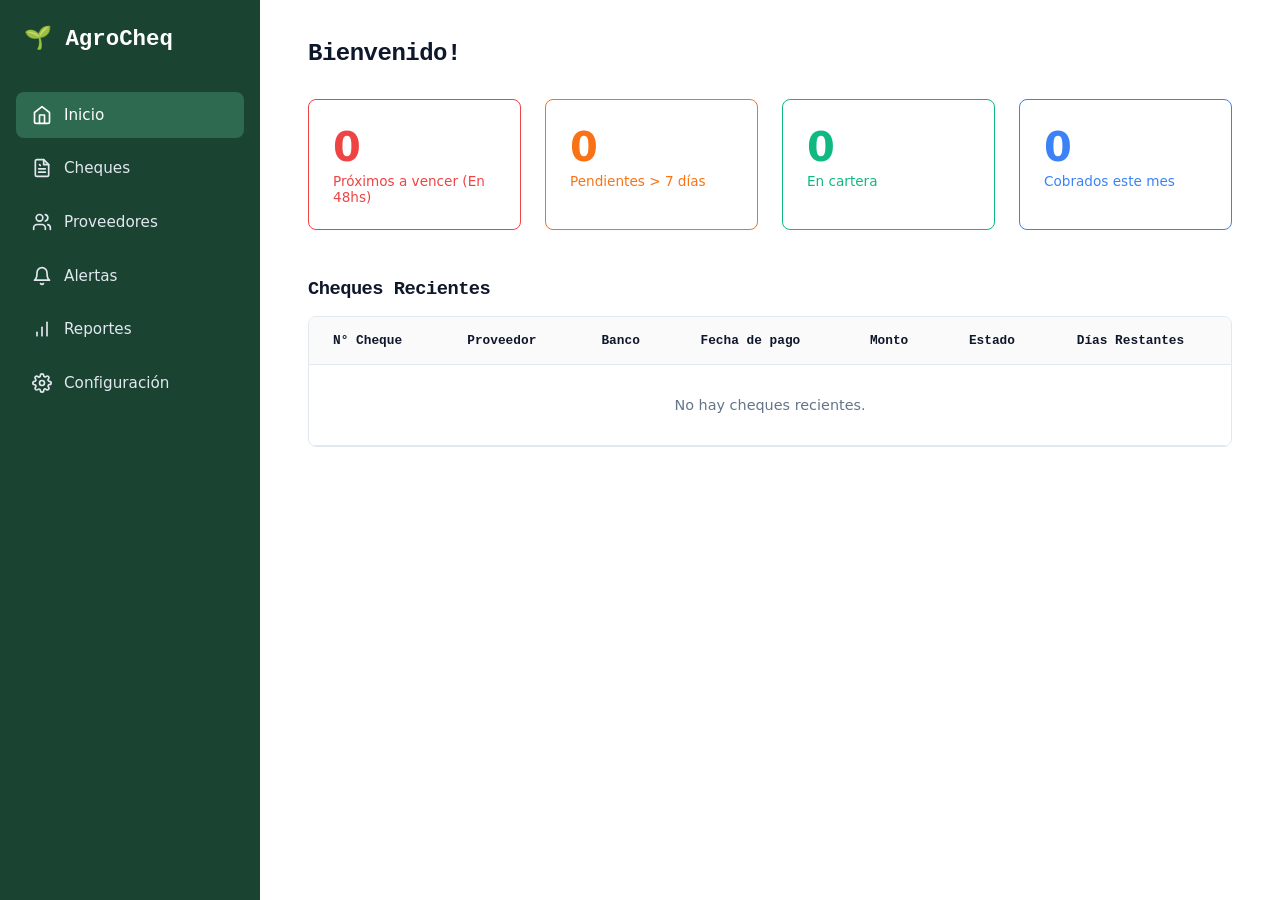
<file: index.html>
<!DOCTYPE html>
<html lang="es">
<head>
    <meta charset="UTF-8">
    <meta name="viewport" content="width=device-width, initial-scale=1.0">
    <title>Inicio - AgroCheq</title>
    <link rel="stylesheet" href="css/styles.css">
</head>
<body>
    <div class="contenedor-app">
        <nav class="sidebar">
            <h1>🌱 AgroCheq</h1>
            <ul>
                <li><a href="index.html" class="activo"><svg viewBox="0 0 24 24"><path d="m3 9 9-7 9 7v11a2 2 0 0 1-2 2H5a2 2 0 0 1-2-2z"></path><polyline points="9 22 9 12 15 12 15 22"></polyline></svg>Inicio</a></li>
                <li><a href="cheques.html"><svg viewBox="0 0 24 24"><path d="M14 2H6a2 2 0 0 0-2 2v16a2 2 0 0 0 2 2h12a2 2 0 0 0 2-2V8z"></path><polyline points="14 2 14 8 20 8"></polyline><line x1="16" y1="13" x2="8" y2="13"></line><line x1="16" y1="17" x2="8" y2="17"></line><polyline points="10 9 9 8 9"></polyline></svg>Cheques</a></li>
                <li><a href="proveedores.html"><svg viewBox="0 0 24 24"><path d="M16 21v-2a4 4 0 0 0-4-4H6a4 4 0 0 0-4 4v2"></path><circle cx="9" cy="7" r="4"></circle><path d="M22 21v-2a4 4 0 0 0-3-3.87"></path><path d="M16 3.13a4 4 0 0 1 0 7.75"></path></svg>Proveedores</a></li>
                <li><a href="alertas.html"><svg viewBox="0 0 24 24"><path d="M18 8A6 6 0 0 0 6 8c0 7-3 9-3 9h18s-3-2-3-9"></path><path d="M13.73 21a2 2 0 0 1-3.46 0"></path></svg>Alertas</a></li>
                <li><a href="reportes.html"><svg viewBox="0 0 24 24"><line x1="12" y1="20" x2="12" y2="10"></line><line x1="18" y1="20" x2="18" y2="4"></line><line x1="6" y1="20" x2="6" y2="16"></line></svg>Reportes</a></li>
                <li><a href="configuracion.html"><svg viewBox="0 0 24 24"><circle cx="12" cy="12" r="3"></circle><path d="M19.4 15a1.65 1.65 0 0 0 .33 1.82l.06.06a2 2 0 0 1 0 2.83 2 2 0 0 1-2.83 0l-.06-.06a1.65 1.65 0 0 0-1.82-.33 1.65 1.65 0 0 0-1 1.51V21a2 2 0 0 1-2 2 2 2 0 0 1-2-2v-.09A1.65 1.65 0 0 0 9 19.4a1.65 1.65 0 0 0-1.82.33l-.06.06a2 2 0 0 1-2.83 0 2 2 0 0 1 0-2.83l.06-.06a1.65 1.65 0 0 0 .33-1.82 1.65 1.65 0 0 0-1.51-1H3a2 2 0 0 1-2-2 2 2 0 0 1 2-2h.09A1.65 1.65 0 0 0 4.6 9a1.65 1.65 0 0 0-.33-1.82l-.06-.06a2 2 0 0 1 0-2.83 2 2 0 0 1 2.83 0l.06.06a1.65 1.65 0 0 0 1.82.33H9a1.65 1.65 0 0 0 1-1.51V3a2 2 0 0 1 2-2 2 2 0 0 1 2 2v.09a1.65 1.65 0 0 0 1 1.51 1.65 1.65 0 0 0 1.82-.33l.06-.06a2 2 0 0 1 2.83 0 2 2 0 0 1 0 2.83l-.06.06a1.65 1.65 0 0 0-.33 1.82V9a1.65 1.65 0 0 0 1.51 1H21a2 2 0 0 1 2 2 2 2 0 0 1-2 2h-.09a1.65 1.65 0 0 0-1.51 1z"></path></svg>Configuración</a></li>
            </ul>
        </nav>

        <main class="contenido-principal">
            <header>
                <h2 class="titulo-mono">Bienvenido!</h2>
            </header>

            <section class="contenedor-tarjetas">
                <article class="tarjeta-resumen borde-rojo">
                    <h3 id="resumen-vencer">0</h3><p>Próximos a vencer (En 48hs)</p>
                </article>
                <article class="tarjeta-resumen borde-naranja">
                    <h3 id="resumen-pendientes">0</h3><p>Pendientes > 7 días</p>
                </article>
                <article class="tarjeta-resumen borde-verde">
                    <h3 id="resumen-cartera">0</h3><p>En cartera</p>
                </article>
                <article class="tarjeta-resumen borde-azul">
                    <h3 id="resumen-cobrados">0</h3><p>Cobrados este mes</p>
                </article>
            </section>

            <section>
                <h3 class="titulo-mono" style="margin-bottom: 1rem;">Cheques Recientes</h3>
                <div class="contenedor-tabla">
                    <table>
                        <thead>
                            <tr>
                                <th>N° Cheque</th>
                                <th>Proveedor</th>
                                <th>Banco</th>
                                <th>Fecha de pago</th>
                                <th>Monto</th>
                                <th>Estado</th>
                                <th>Días Restantes</th>
                            </tr>
                        </thead>
                        <tbody id="tabla-cheques-inicio">
                            <!-- El JS llenará esto con los últimos cheques -->
                        </tbody>
                    </table>
                </div>
            </section>
        </main>
    </div>
    
    <script src="js/main.js"></script>
</body>
</html>
</file>
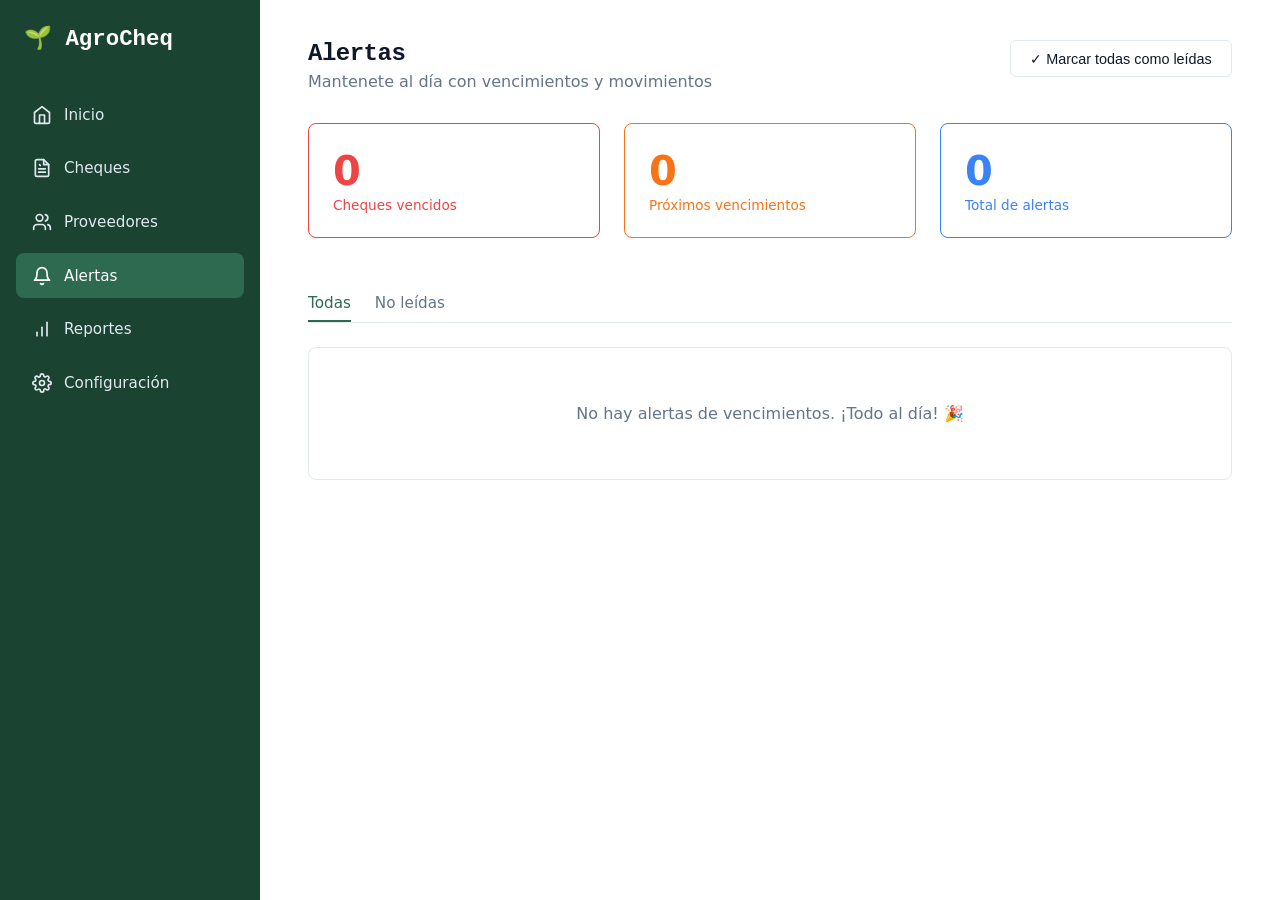
<file: alertas.html>
<!DOCTYPE html>
<html lang="es">
<head>
    <meta charset="UTF-8">
    <meta name="viewport" content="width=device-width, initial-scale=1.0">
    <title>Alertas - AgroCheq</title>
    <link rel="stylesheet" href="css/styles.css">
</head>
<body>
    <div class="contenedor-app">
        <!-- COPIA AQUÍ EL MISMO <nav class="sidebar"> DEL PASO 2, PERO PONLE class="activo" A ALERTAS -->
       <nav class="sidebar">
            <h1>🌱 AgroCheq</h1>
            <ul>
                <li><a href="index.html"><svg viewBox="0 0 24 24"><path d="m3 9 9-7 9 7v11a2 2 0 0 1-2 2H5a2 2 0 0 1-2-2z"></path><polyline points="9 22 9 12 15 12 15 22"></polyline></svg>Inicio</a></li>
                <li><a href="cheques.html"><svg viewBox="0 0 24 24"><path d="M14 2H6a2 2 0 0 0-2 2v16a2 2 0 0 0 2 2h12a2 2 0 0 0 2-2V8z"></path><polyline points="14 2 14 8 20 8"></polyline><line x1="16" y1="13" x2="8" y2="13"></line><line x1="16" y1="17" x2="8" y2="17"></line><polyline points="10 9 9 8 9"></polyline></svg>Cheques</a></li>
                <li><a href="proveedores.html"><svg viewBox="0 0 24 24"><path d="M16 21v-2a4 4 0 0 0-4-4H6a4 4 0 0 0-4 4v2"></path><circle cx="9" cy="7" r="4"></circle><path d="M22 21v-2a4 4 0 0 0-3-3.87"></path><path d="M16 3.13a4 4 0 0 1 0 7.75"></path></svg>Proveedores</a></li>
                <li><a href="alertas.html" class="activo"><svg viewBox="0 0 24 24"><path d="M18 8A6 6 0 0 0 6 8c0 7-3 9-3 9h18s-3-2-3-9"></path><path d="M13.73 21a2 2 0 0 1-3.46 0"></path></svg>Alertas</a></li>
                <li><a href="reportes.html"><svg viewBox="0 0 24 24"><line x1="12" y1="20" x2="12" y2="10"></line><line x1="18" y1="20" x2="18" y2="4"></line><line x1="6" y1="20" x2="6" y2="16"></line></svg>Reportes</a></li>
                <li><a href="configuracion.html"><svg viewBox="0 0 24 24"><circle cx="12" cy="12" r="3"></circle><path d="M19.4 15a1.65 1.65 0 0 0 .33 1.82l.06.06a2 2 0 0 1 0 2.83 2 2 0 0 1-2.83 0l-.06-.06a1.65 1.65 0 0 0-1.82-.33 1.65 1.65 0 0 0-1 1.51V21a2 2 0 0 1-2 2 2 2 0 0 1-2-2v-.09A1.65 1.65 0 0 0 9 19.4a1.65 1.65 0 0 0-1.82.33l-.06.06a2 2 0 0 1-2.83 0 2 2 0 0 1 0-2.83l.06-.06a1.65 1.65 0 0 0 .33-1.82 1.65 1.65 0 0 0-1.51-1H3a2 2 0 0 1-2-2 2 2 0 0 1 2-2h.09A1.65 1.65 0 0 0 4.6 9a1.65 1.65 0 0 0-.33-1.82l-.06-.06a2 2 0 0 1 0-2.83 2 2 0 0 1 2.83 0l.06.06a1.65 1.65 0 0 0 1.82.33H9a1.65 1.65 0 0 0 1-1.51V3a2 2 0 0 1 2-2 2 2 0 0 1 2 2v.09a1.65 1.65 0 0 0 1 1.51 1.65 1.65 0 0 0 1.82-.33l.06-.06a2 2 0 0 1 2.83 0 2 2 0 0 1 0 2.83l-.06.06a1.65 1.65 0 0 0-.33 1.82V9a1.65 1.65 0 0 0 1.51 1H21a2 2 0 0 1 2 2 2 2 0 0 1-2 2h-.09a1.65 1.65 0 0 0-1.51 1z"></path></svg>Configuración</a></li>
            </ul>
        </nav>

        <main class="contenido-principal">
            <header>
                <div>
                    <h2 class="titulo-mono">Alertas</h2>
                    <p style="color: var(--texto-secundario); margin-top: 5px;">Mantenete al día con vencimientos y movimientos</p>
                </div>
                <button id="btn-marcar-leidas" class="btn-primario" style="background: white; color: var(--texto-principal); border: 1px solid var(--borde-suave);">✓ Marcar todas como leídas</button>
            </header>

            <section class="contenedor-tarjetas">
                <article class="tarjeta-resumen borde-rojo">
                    <h3 id="alerta-vencidos">0</h3><p>Cheques vencidos</p>
                </article>
                <article class="tarjeta-resumen borde-naranja">
                    <h3 id="alerta-prox">0</h3><p>Próximos vencimientos</p>
                </article>
                <article class="tarjeta-resumen borde-azul">
                    <h3 id="alerta-total">0</h3><p>Total de alertas</p>
                </article>
            </section>

            <div class="tabs">
                <div class="tab activa">Todas</div>
                <div class="tab">No leídas</div>
            </div>

            <section class="contenedor-tabla" style="padding: 1.5rem;" id="lista-alertas">
                <!-- El JavaScript inyectará los mensajes automáticos acá -->
            </section>
        </main>
    </div>
    
    <!-- Conectamos el JavaScript -->
    <script src="js/main.js"></script>
</body>
</html>
</file>
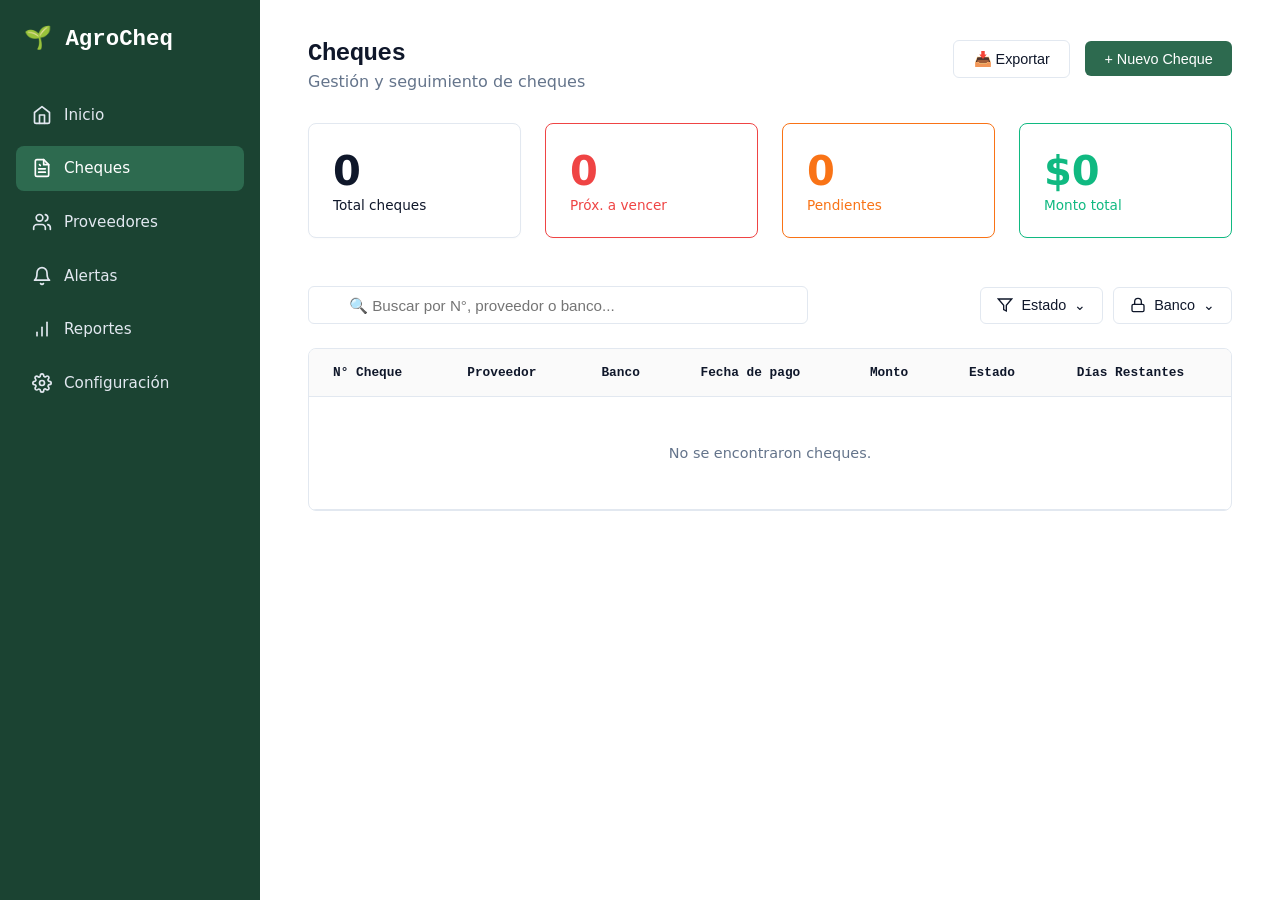
<file: cheques.html>
<!DOCTYPE html>
<html lang="es">
<head>
    <meta charset="UTF-8">
    <meta name="viewport" content="width=device-width, initial-scale=1.0">
    <title>Cheques - AgroCheq</title>
    <link rel="stylesheet" href="css/styles.css">
</head>
<body>
    <div class="contenedor-app">
        <nav class="sidebar">
            <h1>🌱 AgroCheq</h1>
            <ul>
                <li><a href="index.html"><svg viewBox="0 0 24 24"><path d="m3 9 9-7 9 7v11a2 2 0 0 1-2 2H5a2 2 0 0 1-2-2z"></path><polyline points="9 22 9 12 15 12 15 22"></polyline></svg>Inicio</a></li>
                <li><a href="cheques.html" class="activo"><svg viewBox="0 0 24 24"><path d="M14 2H6a2 2 0 0 0-2 2v16a2 2 0 0 0 2 2h12a2 2 0 0 0 2-2V8z"></path><polyline points="14 2 14 8 20 8"></polyline><line x1="16" y1="13" x2="8" y2="13"></line><line x1="16" y1="17" x2="8" y2="17"></line><polyline points="10 9 9 8 9"></polyline></svg>Cheques</a></li>
                <li><a href="proveedores.html"><svg viewBox="0 0 24 24"><path d="M16 21v-2a4 4 0 0 0-4-4H6a4 4 0 0 0-4 4v2"></path><circle cx="9" cy="7" r="4"></circle><path d="M22 21v-2a4 4 0 0 0-3-3.87"></path><path d="M16 3.13a4 4 0 0 1 0 7.75"></path></svg>Proveedores</a></li>
                <li><a href="alertas.html"><svg viewBox="0 0 24 24"><path d="M18 8A6 6 0 0 0 6 8c0 7-3 9-3 9h18s-3-2-3-9"></path><path d="M13.73 21a2 2 0 0 1-3.46 0"></path></svg>Alertas</a></li>
                <li><a href="reportes.html"><svg viewBox="0 0 24 24"><line x1="12" y1="20" x2="12" y2="10"></line><line x1="18" y1="20" x2="18" y2="4"></line><line x1="6" y1="20" x2="6" y2="16"></line></svg>Reportes</a></li>
                <li><a href="configuracion.html"><svg viewBox="0 0 24 24"><circle cx="12" cy="12" r="3"></circle><path d="M19.4 15a1.65 1.65 0 0 0 .33 1.82l.06.06a2 2 0 0 1 0 2.83 2 2 0 0 1-2.83 0l-.06-.06a1.65 1.65 0 0 0-1.82-.33 1.65 1.65 0 0 0-1 1.51V21a2 2 0 0 1-2 2 2 2 0 0 1-2-2v-.09A1.65 1.65 0 0 0 9 19.4a1.65 1.65 0 0 0-1.82.33l-.06.06a2 2 0 0 1-2.83 0 2 2 0 0 1 0-2.83l.06-.06a1.65 1.65 0 0 0 .33-1.82 1.65 1.65 0 0 0-1.51-1H3a2 2 0 0 1-2-2 2 2 0 0 1 2-2h.09A1.65 1.65 0 0 0 4.6 9a1.65 1.65 0 0 0-.33-1.82l-.06-.06a2 2 0 0 1 0-2.83 2 2 0 0 1 2.83 0l.06.06a1.65 1.65 0 0 0 1.82.33H9a1.65 1.65 0 0 0 1-1.51V3a2 2 0 0 1 2-2 2 2 0 0 1 2 2v.09a1.65 1.65 0 0 0 1 1.51 1.65 1.65 0 0 0 1.82-.33l.06-.06a2 2 0 0 1 2.83 0 2 2 0 0 1 0 2.83l-.06.06a1.65 1.65 0 0 0-.33 1.82V9a1.65 1.65 0 0 0 1.51 1H21a2 2 0 0 1 2 2 2 2 0 0 1-2 2h-.09a1.65 1.65 0 0 0-1.51 1z"></path></svg>Configuración</a></li>
            </ul>
        </nav>

        <main class="contenido-principal">
            <header>
                <div>
                    <h2 class="titulo-mono">Cheques</h2>
                    <p style="color: var(--texto-secundario); margin-top: 5px;">Gestión y seguimiento de cheques</p>
                </div>
                <div>
                    <button class="btn-primario" style="background: white; color: var(--texto-principal); border: 1px solid var(--borde-suave); margin-right: 10px;">📥 Exportar</button>
                    <button id="btn-nuevo-cheque" class="btn-primario">+ Nuevo Cheque</button>
                </div>
            </header>

            <section class="contenedor-tarjetas">
                <article class="tarjeta-resumen">
                    <h3 id="cheques-total">0</h3><p>Total cheques</p>
                </article>
                <article class="tarjeta-resumen borde-rojo">
                    <h3 id="cheques-vencer">0</h3><p>Próx. a vencer</p>
                </article>
                <article class="tarjeta-resumen borde-naranja">
                    <h3 id="cheques-pendientes">0</h3><p>Pendientes</p>
                </article>
                <article class="tarjeta-resumen borde-verde">
                    <h3 id="cheques-monto">$0</h3><p>Monto total</p>
                </article>
            </section>

            <div class="barra-filtros">
                <div class="barra-busqueda" style="margin-bottom: 0;">
                    <input type="text" placeholder="🔍 Buscar por N°, proveedor o banco..." class="input-busqueda">
                </div>
                <div class="filtros-dropdowns">
                    <div class="dropdown">
                        <button class="btn-dropdown" id="btn-filtro-estado">
                            <svg viewBox="0 0 24 24" width="16" height="16" stroke="currentColor" stroke-width="2" fill="none"><polygon points="22 3 2 3 10 12.46 10 19 14 21 14 12.46 22 3"></polygon></svg>
                            Estado <span class="flecha">⌄</span>
                        </button>
                        <div class="dropdown-content" id="menu-estado">
                            <a href="#" class="seleccionado">✓ Todos</a>
                            <a href="#">Vencido</a>
                            <a href="#">Próx. a vencer</a>
                            <a href="#">Pendiente</a>
                            <a href="#">En cartera</a>
                            <a href="#">Cobrado</a>
                        </div>
                    </div>
                    <div class="dropdown">
                        <button class="btn-dropdown" id="btn-filtro-banco">
                            <svg viewBox="0 0 24 24" width="16" height="16" stroke="currentColor" stroke-width="2" fill="none"><rect x="3" y="11" width="18" height="11" rx="2" ry="2"></rect><path d="M7 11V7a5 5 0 0 1 10 0v4"></path></svg>
                            Banco <span class="flecha">⌄</span>
                        </button>
                        <div class="dropdown-content" id="menu-banco">
                            <a href="#" class="seleccionado">✓ Todos</a>
                            <a href="#">Banco Nación</a>
                            <a href="#">Banco Galicia</a>
                            <a href="#">Banco Santander</a>
                            <a href="#">Banco Macro</a>
                            <a href="#">Banco Provincia</a>
                            <a href="#">BBVA</a>
                            <a href="#">Superville</a>
                        </div>
                    </div>
                </div>
            </div>

            <section class="contenedor-tabla">
                <table>
                    <thead>
                        <tr>
                            <th>N° Cheque</th>
                            <th>Proveedor</th>
                            <th>Banco</th>
                            <th>Fecha de pago</th>
                            <th>Monto</th>
                            <th>Estado</th>
                            <th>Días Restantes</th>
                        </tr>
                    </thead>
                    <tbody id="tabla-cheques">
                        <!-- El JavaScript dibujará las filas aquí adentro -->
                    </tbody>
                </table>
            </section>
        </main>

        <div id="modal-nuevo-cheque" class="modal">
            <div class="modal-contenido">
                <div class="modal-header">
                    <h3>Nuevo Cheque</h3>
                    <span class="cerrar-modal" id="cerrar-modal">&times;</span>
                </div>
                <form id="form-cheque" class="modal-body form-grid">
                    <div class="grupo-input">
                        <label>N° CHEQUE</label>
                        <input type="text" placeholder="000000" required>
                    </div>
                    <div class="grupo-input">
                        <label>BANCO</label>
                        <input type="text" placeholder="Ej: Macro" required>
                    </div>
                    <div class="grupo-input completo">
                        <label>PROVEEDOR</label>
                        <input type="text" placeholder="Razón social del proveedor" required>
                    </div>
                    <div class="grupo-input">
                        <label>FECHA DE PAGO</label>
                        <input type="date" required>
                        <small style="color: var(--texto-secundario); font-size: 0.7rem; margin-top: 4px; display: block;">El cheque vence 30 días después de esta fecha.</small>
                    </div>
                    <div class="grupo-input">
                        <label>MONTO ($)</label>
                        <input type="text" id="monto-cheque" placeholder="0" required>
                    </div>
                    <div class="modal-footer completo" style="display: flex; justify-content: flex-end; gap: 10px; margin-top: 1rem; padding-top: 1rem; border-top: 1px solid var(--borde-suave);">
                        <button type="button" class="btn-primario" id="btn-cancelar" style="background: white; color: var(--texto-principal); border: 1px solid var(--borde-suave);">Cancelar</button>
                        <button type="submit" class="btn-primario">Guardar Cheque</button>
                    </div>
                </form>
            </div>
        </div>
    </div>
    
    <script src="js/main.js"></script>
</body>
</html>
</file>
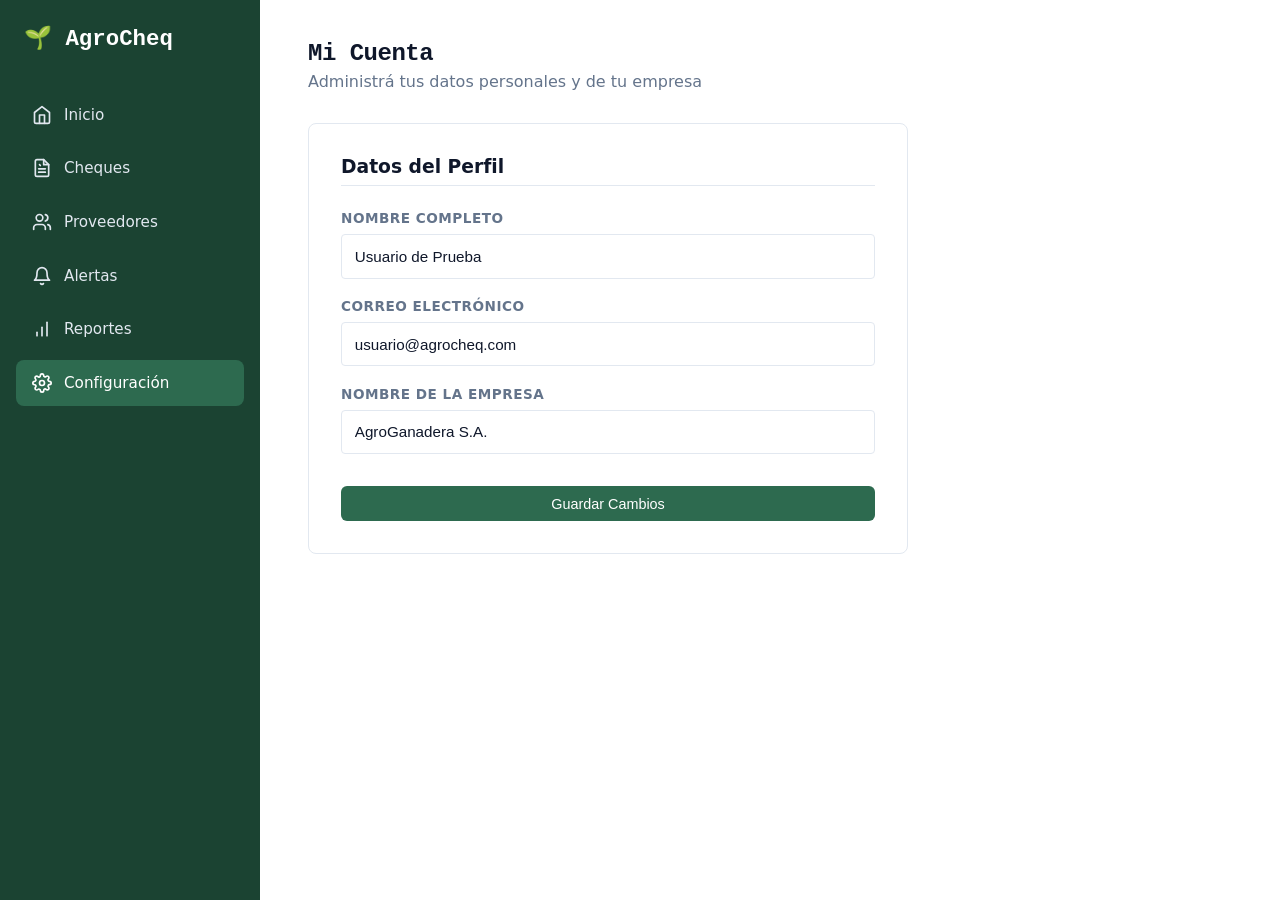
<file: configuracion.html>
<!DOCTYPE html>
<html lang="es">
<head>
    <meta charset="UTF-8">
    <meta name="viewport" content="width=device-width, initial-scale=1.0">
    <title>Configuración - AgroCheq</title>
    <link rel="stylesheet" href="css/styles.css">
</head>
<body>
    <div class="contenedor-app">
        <nav class="sidebar">
            <h1>🌱 AgroCheq</h1>
            <ul>
                <li><a href="index.html"><svg viewBox="0 0 24 24"><path d="m3 9 9-7 9 7v11a2 2 0 0 1-2 2H5a2 2 0 0 1-2-2z"></path><polyline points="9 22 9 12 15 12 15 22"></polyline></svg>Inicio</a></li>
                <li><a href="cheques.html"><svg viewBox="0 0 24 24"><path d="M14 2H6a2 2 0 0 0-2 2v16a2 2 0 0 0 2 2h12a2 2 0 0 0 2-2V8z"></path><polyline points="14 2 14 8 20 8"></polyline><line x1="16" y1="13" x2="8" y2="13"></line><line x1="16" y1="17" x2="8" y2="17"></line><polyline points="10 9 9 8 9"></polyline></svg>Cheques</a></li>
                <li><a href="proveedores.html"><svg viewBox="0 0 24 24"><path d="M16 21v-2a4 4 0 0 0-4-4H6a4 4 0 0 0-4 4v2"></path><circle cx="9" cy="7" r="4"></circle><path d="M22 21v-2a4 4 0 0 0-3-3.87"></path><path d="M16 3.13a4 4 0 0 1 0 7.75"></path></svg>Proveedores</a></li>
                <li><a href="alertas.html"><svg viewBox="0 0 24 24"><path d="M18 8A6 6 0 0 0 6 8c0 7-3 9-3 9h18s-3-2-3-9"></path><path d="M13.73 21a2 2 0 0 1-3.46 0"></path></svg>Alertas</a></li>
                <li><a href="reportes.html"><svg viewBox="0 0 24 24"><line x1="12" y1="20" x2="12" y2="10"></line><line x1="18" y1="20" x2="18" y2="4"></line><line x1="6" y1="20" x2="6" y2="16"></line></svg>Reportes</a></li>
                <li><a href="configuracion.html" class="activo"><svg viewBox="0 0 24 24"><circle cx="12" cy="12" r="3"></circle><path d="M19.4 15a1.65 1.65 0 0 0 .33 1.82l.06.06a2 2 0 0 1 0 2.83 2 2 0 0 1-2.83 0l-.06-.06a1.65 1.65 0 0 0-1.82-.33 1.65 1.65 0 0 0-1 1.51V21a2 2 0 0 1-2 2 2 2 0 0 1-2-2v-.09A1.65 1.65 0 0 0 9 19.4a1.65 1.65 0 0 0-1.82.33l-.06.06a2 2 0 0 1-2.83 0 2 2 0 0 1 0-2.83l.06-.06a1.65 1.65 0 0 0 .33-1.82 1.65 1.65 0 0 0-1.51-1H3a2 2 0 0 1-2-2 2 2 0 0 1 2-2h.09A1.65 1.65 0 0 0 4.6 9a1.65 1.65 0 0 0-.33-1.82l-.06-.06a2 2 0 0 1 0-2.83 2 2 0 0 1 2.83 0l.06.06a1.65 1.65 0 0 0 1.82.33H9a1.65 1.65 0 0 0 1-1.51V3a2 2 0 0 1 2-2 2 2 0 0 1 2 2v.09a1.65 1.65 0 0 0 1 1.51 1.65 1.65 0 0 0 1.82-.33l.06-.06a2 2 0 0 1 2.83 0 2 2 0 0 1 0 2.83l-.06.06a1.65 1.65 0 0 0-.33 1.82V9a1.65 1.65 0 0 0 1.51 1H21a2 2 0 0 1 2 2 2 2 0 0 1-2 2h-.09a1.65 1.65 0 0 0-1.51 1z"></path></svg>Configuración</a></li>
            </ul>
        </nav>

        <main class="contenido-principal">
            <header>
                <div>
                    <h2 class="titulo-mono">Mi Cuenta</h2>
                    <p style="color: var(--texto-secundario); margin-top: 5px;">Administrá tus datos personales y de tu empresa</p>
                </div>
            </header>

            <section style="background: white; padding: 2rem; border-radius: 8px; border: 1px solid var(--borde-suave); max-width: 600px;">
                <h3 style="margin-bottom: 1.5rem; color: var(--texto-principal); border-bottom: 1px solid var(--borde-suave); padding-bottom: 0.5rem;">Datos del Perfil</h3>
                <form id="form-perfil">
                    <div style="margin-bottom: 1.2rem;">
                        <label style="display: block; margin-bottom: 0.5rem; font-size: 0.85rem; font-weight: bold; color: var(--texto-secundario);">NOMBRE COMPLETO</label>
                        <input type="text" id="perfil-nombre" style="width: 100%; padding: 0.8rem; border: 1px solid var(--borde-suave); border-radius: 4px;" required>
                    </div>
                    <div style="margin-bottom: 1.2rem;">
                        <label style="display: block; margin-bottom: 0.5rem; font-size: 0.85rem; font-weight: bold; color: var(--texto-secundario);">CORREO ELECTRÓNICO</label>
                        <input type="email" id="perfil-correo" style="width: 100%; padding: 0.8rem; border: 1px solid var(--borde-suave); border-radius: 4px;" required>
                    </div>
                    <div style="margin-bottom: 2rem;">
                        <label style="display: block; margin-bottom: 0.5rem; font-size: 0.85rem; font-weight: bold; color: var(--texto-secundario);">NOMBRE DE LA EMPRESA</label>
                        <input type="text" id="perfil-empresa" style="width: 100%; padding: 0.8rem; border: 1px solid var(--borde-suave); border-radius: 4px;" required>
                    </div>
                    <button type="submit" class="btn-primario" style="width: 100%;">Guardar Cambios</button>
                </form>
            </section>
        </main>
    </div>
    
    <!-- Conectamos el JavaScript -->
    <script src="js/main.js"></script>
</body>
</html>
</file>
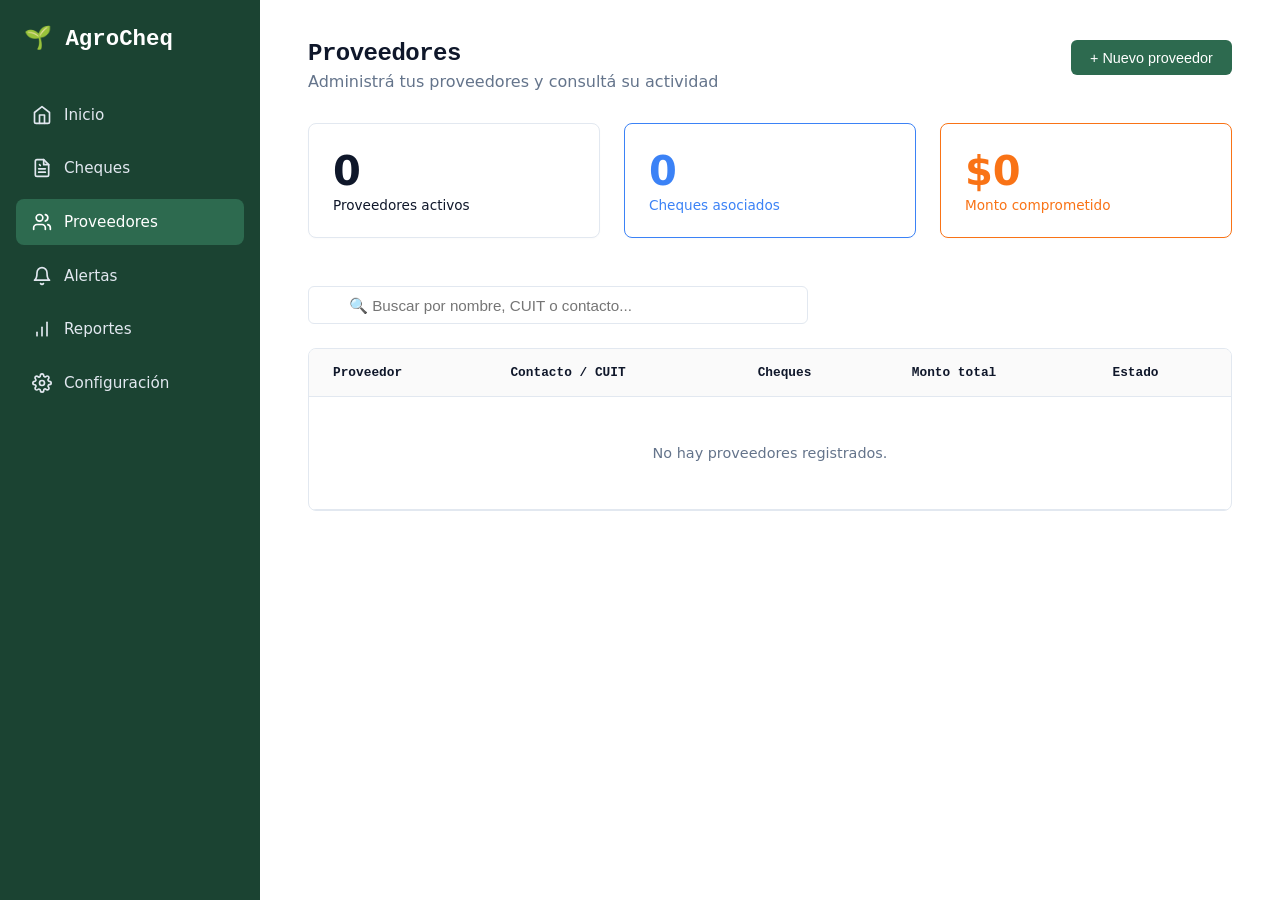
<file: proveedores.html>
<!DOCTYPE html>
<html lang="es">
<head>
    <meta charset="UTF-8">
    <meta name="viewport" content="width=device-width, initial-scale=1.0">
    <title>Proveedores - AgroCheq</title>
    <link rel="stylesheet" href="css/styles.css">
</head>
<body>
    <div class="contenedor-app">
        <nav class="sidebar">
            <h1>🌱 AgroCheq</h1>
            <ul>
                <li><a href="index.html"><svg viewBox="0 0 24 24"><path d="m3 9 9-7 9 7v11a2 2 0 0 1-2 2H5a2 2 0 0 1-2-2z"></path><polyline points="9 22 9 12 15 12 15 22"></polyline></svg>Inicio</a></li>
                <li><a href="cheques.html"><svg viewBox="0 0 24 24"><path d="M14 2H6a2 2 0 0 0-2 2v16a2 2 0 0 0 2 2h12a2 2 0 0 0 2-2V8z"></path><polyline points="14 2 14 8 20 8"></polyline><line x1="16" y1="13" x2="8" y2="13"></line><line x1="16" y1="17" x2="8" y2="17"></line><polyline points="10 9 9 8 9"></polyline></svg>Cheques</a></li>
                <li><a href="proveedores.html" class="activo"><svg viewBox="0 0 24 24"><path d="M16 21v-2a4 4 0 0 0-4-4H6a4 4 0 0 0-4 4v2"></path><circle cx="9" cy="7" r="4"></circle><path d="M22 21v-2a4 4 0 0 0-3-3.87"></path><path d="M16 3.13a4 4 0 0 1 0 7.75"></path></svg>Proveedores</a></li>
                <li><a href="alertas.html"><svg viewBox="0 0 24 24"><path d="M18 8A6 6 0 0 0 6 8c0 7-3 9-3 9h18s-3-2-3-9"></path><path d="M13.73 21a2 2 0 0 1-3.46 0"></path></svg>Alertas</a></li>
                <li><a href="reportes.html"><svg viewBox="0 0 24 24"><line x1="12" y1="20" x2="12" y2="10"></line><line x1="18" y1="20" x2="18" y2="4"></line><line x1="6" y1="20" x2="6" y2="16"></line></svg>Reportes</a></li>
                <li><a href="configuracion.html"><svg viewBox="0 0 24 24"><circle cx="12" cy="12" r="3"></circle><path d="M19.4 15a1.65 1.65 0 0 0 .33 1.82l.06.06a2 2 0 0 1 0 2.83 2 2 0 0 1-2.83 0l-.06-.06a1.65 1.65 0 0 0-1.82-.33 1.65 1.65 0 0 0-1 1.51V21a2 2 0 0 1-2 2 2 2 0 0 1-2-2v-.09A1.65 1.65 0 0 0 9 19.4a1.65 1.65 0 0 0-1.82.33l-.06.06a2 2 0 0 1-2.83 0 2 2 0 0 1 0-2.83l.06-.06a1.65 1.65 0 0 0 .33-1.82 1.65 1.65 0 0 0-1.51-1H3a2 2 0 0 1-2-2 2 2 0 0 1 2-2h.09A1.65 1.65 0 0 0 4.6 9a1.65 1.65 0 0 0-.33-1.82l-.06-.06a2 2 0 0 1 0-2.83 2 2 0 0 1 2.83 0l.06.06a1.65 1.65 0 0 0 1.82.33H9a1.65 1.65 0 0 0 1-1.51V3a2 2 0 0 1 2-2 2 2 0 0 1 2 2v.09a1.65 1.65 0 0 0 1 1.51 1.65 1.65 0 0 0 1.82-.33l.06-.06a2 2 0 0 1 2.83 0 2 2 0 0 1 0 2.83l-.06.06a1.65 1.65 0 0 0-.33 1.82V9a1.65 1.65 0 0 0 1.51 1H21a2 2 0 0 1 2 2 2 2 0 0 1-2 2h-.09a1.65 1.65 0 0 0-1.51 1z"></path></svg>Configuración</a></li>
            </ul>
        </nav>

        <main class="contenido-principal">
            <header>
                <div>
                    <h2 class="titulo-mono">Proveedores</h2>
                    <p style="color: var(--texto-secundario); margin-top: 5px;">Administrá tus proveedores y consultá su actividad</p>
                </div>
                <button id="btn-nuevo-proveedor" class="btn-primario">+ Nuevo proveedor</button>
            </header>

            <section class="contenedor-tarjetas">
                <article class="tarjeta-resumen">
                    <h3>0</h3><p>Proveedores activos</p>
                </article>
                <article class="tarjeta-resumen borde-azul">
                    <h3>0</h3><p>Cheques asociados</p>
                </article>
                <article class="tarjeta-resumen borde-naranja">
                    <h3>$0</h3><p>Monto comprometido</p>
                </article>
            </section>

            <div class="barra-busqueda">
                <input type="text" placeholder="🔍 Buscar por nombre, CUIT o contacto...">
            </div>

            <section class="contenedor-tabla">
                <table>
                    <thead>
                        <tr>
                            <th>Proveedor</th>
                            <th>Contacto / CUIT</th>
                            <th>Cheques</th>
                            <th>Monto total</th>
                            <th>Estado</th>
                        </tr>
                    </thead>
                    <tbody id="tabla-proveedores">
                        <!-- El JavaScript dibujará las filas aquí adentro -->
                    </tbody>
                </table>
            </section>
        </main>
    </div>
<!-- MODAL NUEVO PROVEEDOR -->
        <div id="modal-nuevo-proveedor" class="modal">
            <div class="modal-contenido">
                <div class="modal-header">
                    <h3>Nuevo Proveedor</h3>
                    <span class="cerrar-modal" id="cerrar-modal-prov">&times;</span>
                </div>
                <form id="form-proveedor" class="modal-body form-grid">
                    <div class="grupo-input completo">
                        <label>NOMBRE O RAZÓN SOCIAL</label>
                        <input type="text" required>
                    </div>
                    <div class="grupo-input">
                        <label>CUIT</label>
                        <input type="text" placeholder="Ej: 30-12345678-9" required>
                    </div>
                    <div class="grupo-input">
                        <label>CORREO ELECTRÓNICO</label>
                        <input type="email" required>
                    </div>
                    <div class="modal-footer completo" style="display: flex; justify-content: flex-end; gap: 10px; margin-top: 1rem; padding-top: 1rem; border-top: 1px solid var(--borde-suave);">
                        <button type="button" class="btn-primario" id="btn-cancelar-prov" style="background: white; color: var(--texto-principal); border: 1px solid var(--borde-suave);">Cancelar</button>
                        <button type="submit" class="btn-primario">Guardar Proveedor</button>
                    </div>
                </form>
            </div>
        </div>
    </div>

    <!-- Script agregado para que funcione el JS -->
    <script src="js/main.js"></script>
</body>
</html>
</file>
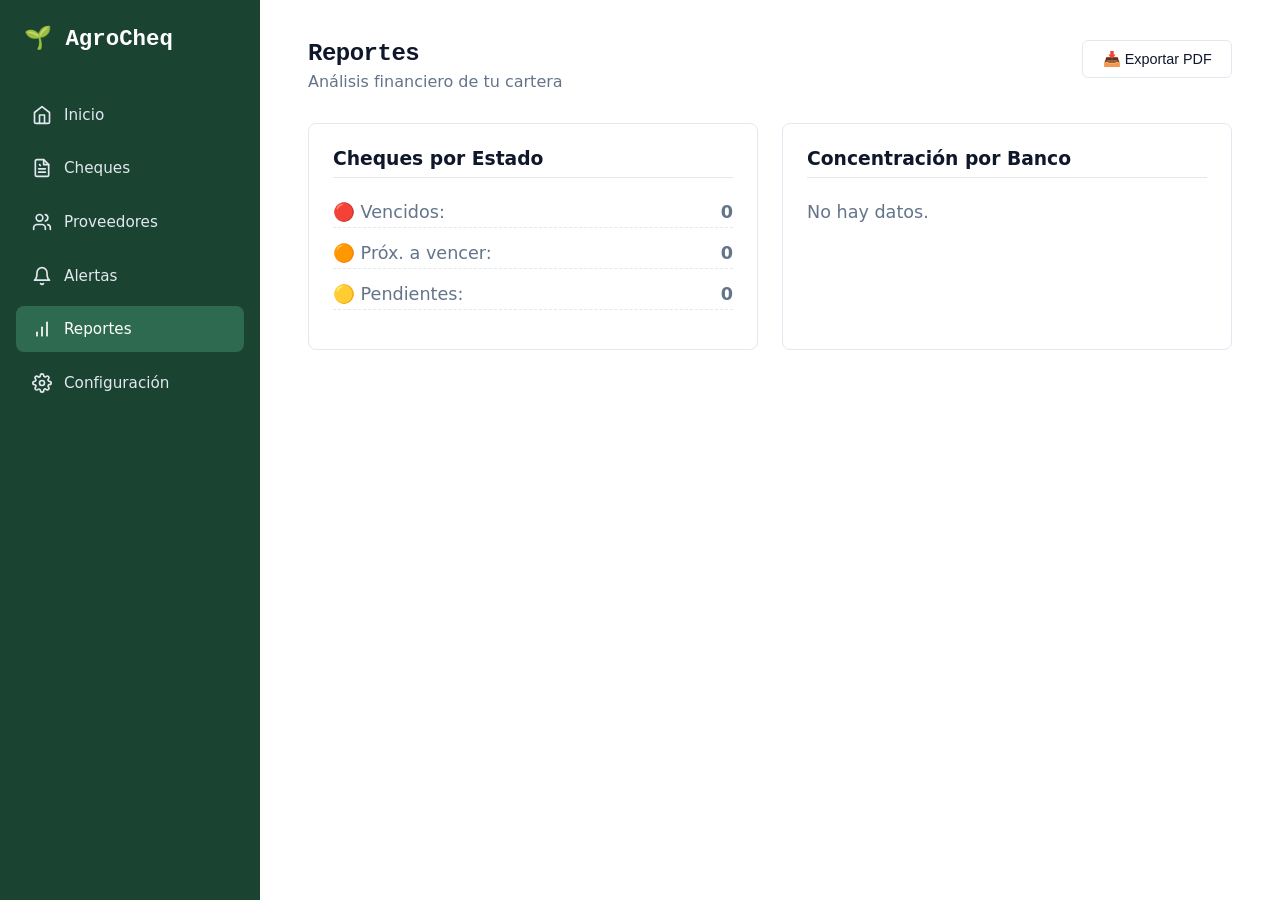
<file: reportes.html>
<!DOCTYPE html>
<html lang="es">
<head>
    <meta charset="UTF-8">
    <meta name="viewport" content="width=device-width, initial-scale=1.0">
    <title>Reportes - AgroCheq</title>
    <link rel="stylesheet" href="css/styles.css">
</head>
<body>
    <div class="contenedor-app">
        <!-- PEGA AQUÍ EL MISMO <nav class="sidebar"> PERO CON class="activo" EN REPORTES -->
        <nav class="sidebar">
            <h1>🌱 AgroCheq</h1>
            <ul>
                <li><a href="index.html"><svg viewBox="0 0 24 24"><path d="m3 9 9-7 9 7v11a2 2 0 0 1-2 2H5a2 2 0 0 1-2-2z"></path><polyline points="9 22 9 12 15 12 15 22"></polyline></svg>Inicio</a></li>
                <li><a href="cheques.html"><svg viewBox="0 0 24 24"><path d="M14 2H6a2 2 0 0 0-2 2v16a2 2 0 0 0 2 2h12a2 2 0 0 0 2-2V8z"></path><polyline points="14 2 14 8 20 8"></polyline><line x1="16" y1="13" x2="8" y2="13"></line><line x1="16" y1="17" x2="8" y2="17"></line><polyline points="10 9 9 8 9"></polyline></svg>Cheques</a></li>
                <li><a href="proveedores.html"><svg viewBox="0 0 24 24"><path d="M16 21v-2a4 4 0 0 0-4-4H6a4 4 0 0 0-4 4v2"></path><circle cx="9" cy="7" r="4"></circle><path d="M22 21v-2a4 4 0 0 0-3-3.87"></path><path d="M16 3.13a4 4 0 0 1 0 7.75"></path></svg>Proveedores</a></li>
                <li><a href="alertas.html"><svg viewBox="0 0 24 24"><path d="M18 8A6 6 0 0 0 6 8c0 7-3 9-3 9h18s-3-2-3-9"></path><path d="M13.73 21a2 2 0 0 1-3.46 0"></path></svg>Alertas</a></li>
                <li><a href="reportes.html" class="activo"><svg viewBox="0 0 24 24"><line x1="12" y1="20" x2="12" y2="10"></line><line x1="18" y1="20" x2="18" y2="4"></line><line x1="6" y1="20" x2="6" y2="16"></line></svg>Reportes</a></li>
                <li><a href="configuracion.html"><svg viewBox="0 0 24 24"><circle cx="12" cy="12" r="3"></circle><path d="M19.4 15a1.65 1.65 0 0 0 .33 1.82l.06.06a2 2 0 0 1 0 2.83 2 2 0 0 1-2.83 0l-.06-.06a1.65 1.65 0 0 0-1.82-.33 1.65 1.65 0 0 0-1 1.51V21a2 2 0 0 1-2 2 2 2 0 0 1-2-2v-.09A1.65 1.65 0 0 0 9 19.4a1.65 1.65 0 0 0-1.82.33l-.06.06a2 2 0 0 1-2.83 0 2 2 0 0 1 0-2.83l.06-.06a1.65 1.65 0 0 0 .33-1.82 1.65 1.65 0 0 0-1.51-1H3a2 2 0 0 1-2-2 2 2 0 0 1 2-2h.09A1.65 1.65 0 0 0 4.6 9a1.65 1.65 0 0 0-.33-1.82l-.06-.06a2 2 0 0 1 0-2.83 2 2 0 0 1 2.83 0l.06.06a1.65 1.65 0 0 0 1.82.33H9a1.65 1.65 0 0 0 1-1.51V3a2 2 0 0 1 2-2 2 2 0 0 1 2 2v.09a1.65 1.65 0 0 0 1 1.51 1.65 1.65 0 0 0 1.82-.33l.06-.06a2 2 0 0 1 2.83 0 2 2 0 0 1 0 2.83l-.06.06a1.65 1.65 0 0 0-.33 1.82V9a1.65 1.65 0 0 0 1.51 1H21a2 2 0 0 1 2 2 2 2 0 0 1-2 2h-.09a1.65 1.65 0 0 0-1.51 1z"></path></svg>Configuración</a></li>
            </ul>
        </nav>

        <main class="contenido-principal">
            <header>
                <div>
                    <h2 class="titulo-mono">Reportes</h2>
                    <p style="color: var(--texto-secundario); margin-top: 5px;">Análisis financiero de tu cartera</p>
                </div>
                <button class="btn-primario" style="background: white; color: var(--texto-principal); border: 1px solid var(--borde-suave);">📥 Exportar PDF</button>
            </header>

            <section style="display: grid; grid-template-columns: 1fr 1fr; gap: 1.5rem;">
                <div class="contenedor-tabla" style="padding: 1.5rem;">
                    <h3 style="margin-bottom: 1.5rem; border-bottom: 1px solid var(--borde-suave); padding-bottom: 0.5rem; color: var(--texto-principal);">Cheques por Estado</h3>
                    <div id="reporte-estados" style="font-size: 1.1rem; color: var(--texto-secundario);"></div>
                </div>
                <div class="contenedor-tabla" style="padding: 1.5rem;">
                    <h3 style="margin-bottom: 1.5rem; border-bottom: 1px solid var(--borde-suave); padding-bottom: 0.5rem; color: var(--texto-principal);">Concentración por Banco</h3>
                    <div id="reporte-bancos" style="font-size: 1.1rem; color: var(--texto-secundario);"></div>
                </div>
            </section>
        </main>
    </div>
    <script src="js/main.js"></script>
</body>
</html>
</file>
<file: css/styles.css>
/* --- VARIABLES EXACTAS DE TU FIGMA --- */
:root {
    /* Colores base */
    --bg-app: #ffffff;
    --bg-sidebar: #1b4332; /* El verde oscuro característico de tu panel */
    --bg-sidebar-activo: #2d6a4f; /* Verde más claro para el menú seleccionado */
    --borde-suave: #e2e8f0;
    
    /* Textos */
    --texto-principal: #0f172a;
    --texto-secundario: #64748b;
    --texto-sidebar: #e2e8f0;
    --naranja-logo: #f97316;
    
    /* Colores de las tarjetas (Extraídos de la imagen) */
    --color-rojo: #ef4444;
    --color-naranja: #f97316;
    --color-verde-acento: #10b981;
    --color-azul: #3b82f6;

    /* Estructura */
    --radio-borde: 8px;
    --transicion: all 0.2s ease;
}

* {
    margin: 0;
    padding: 0;
    box-sizing: border-box;
}

body {
    font-family: system-ui, -apple-system, sans-serif;
    background-color: var(--bg-app);
    color: var(--texto-principal);
}

/* --- TIPOGRAFÍA DE TÍTULOS (ESTILO FIGMA) --- */
/* En tu diseño, "Bienvenido!" y "Cheques Recientes" tienen tipografía monoespaciada */
h2, h3.titulo-mono {
    font-family: 'Consolas', 'Courier New', monospace;
    letter-spacing: -0.5px;
    color: var(--texto-principal);
}

/* --- ESTRUCTURA PRINCIPAL --- */
.contenedor-app {
    display: flex;
    min-height: 100vh;
}

/* --- BARRA LATERAL (CLON EXACTO) --- */
.sidebar {
    width: 260px;
    background-color: var(--bg-sidebar);
    padding: 1.5rem 1rem;
    color: white;
    display: flex;
    flex-direction: column;
}

/* Logo "AgroCheq" */
.sidebar h1 {
    font-family: 'Consolas', 'Courier New', monospace;
    font-size: 1.4rem;
    margin-bottom: 2.5rem;
    padding-left: 0.5rem;
    display: flex;
    align-items: center;
    gap: 10px;
}
.sidebar h1 span { color: var(--naranja-logo); } /* La palabra "Cheq" en naranja */

/* Menú */
.sidebar ul {
    list-style: none;
    display: flex;
    flex-direction: column;
    gap: 0.5rem;
}

.sidebar a {
    text-decoration: none;
    color: var(--texto-sidebar);
    font-size: 0.95rem;
    padding: 0.8rem 1rem;
    border-radius: var(--radio-borde);
    
    /* Agregamos flexbox para alinear el ícono con el texto */
    display: flex;
    align-items: center;
    gap: 12px; 
    
    transition: var(--transicion);
}

/* Estilo estándar para todos los íconos SVG del menú */
.sidebar a svg {
    width: 20px;
    height: 20px;
    stroke: currentColor;
    stroke-width: 2;
    stroke-linecap: round;
    stroke-linejoin: round;
    fill: none;
}

.sidebar a:hover {
    background-color: rgba(255, 255, 255, 0.05);
}

.sidebar a.activo {
    background-color: var(--bg-sidebar-activo);
    color: white;
    font-weight: 500;
}

/* Versión en la esquina inferior (v1.0.0) */
.version-app {
    margin-top: auto;
    font-family: monospace;
    color: #6b7280;
    padding-left: 1rem;
    font-size: 0.8rem;
}

/* --- CONTENIDO PRINCIPAL --- */
.contenido-principal {
    flex: 1;
    padding: 2.5rem 3rem;
}

header {
    margin-bottom: 2rem;
    display: flex;
    justify-content: space-between;
    align-items: flex-start;
}

/* --- TARJETAS DE RESUMEN (BORDES DE COLORES) --- */
.contenedor-tarjetas {
    display: flex;
    gap: 1.5rem;
    margin-bottom: 3rem;
}

.tarjeta-resumen {
    flex: 1;
    background: white;
    padding: 1.5rem;
    border-radius: var(--radio-borde);
    border: 1px solid var(--borde-suave);
    box-shadow: 0 1px 2px rgba(0,0,0,0.02);
}

.tarjeta-resumen h3 {
    font-size: 2.5rem;
    margin-bottom: 0.2rem;
}

.tarjeta-resumen p {
    font-size: 0.85rem;
    font-weight: 500;
}

/* Colores idénticos a las capturas */
.borde-rojo { border-color: var(--color-rojo); }
.borde-rojo h3, .borde-rojo p { color: var(--color-rojo); }

.borde-naranja { border-color: var(--color-naranja); }
.borde-naranja h3, .borde-naranja p { color: var(--color-naranja); }

.borde-verde { border-color: var(--color-verde-acento); }
.borde-verde h3, .borde-verde p { color: var(--color-verde-acento); }

.borde-azul { border-color: var(--color-azul); }
.borde-azul h3, .borde-azul p { color: var(--color-azul); }

/* --- TABLAS (DISEÑO LIMPIO) --- */
.contenedor-tabla {
    background: white;
    border-radius: var(--radio-borde);
    border: 1px solid var(--borde-suave);
    overflow: hidden;
}

table {
    width: 100%;
    border-collapse: collapse;
    text-align: left;
}

th {
    font-family: 'Consolas', 'Courier New', monospace;
    font-size: 0.8rem;
    color: var(--texto-principal);
    background-color: #fafafa;
    padding: 1rem 1.5rem;
    border-bottom: 1px solid var(--borde-suave);
}

td {
    padding: 1rem 1.5rem;
    font-size: 0.9rem;
    color: var(--texto-secundario);
    border-bottom: 1px solid var(--borde-suave);
}

/* --- FORMULARIOS (CONFIGURACIÓN) --- */
.formulario-caja {
    background: white;
    border: 1px solid var(--borde-suave);
    border-radius: var(--radio-borde);
    max-width: 800px;
}

.formulario-header {
    padding: 1.5rem;
    border-bottom: 1px solid var(--borde-suave);
}

.formulario-header h3 { font-family: 'Consolas', monospace; font-size: 1.1rem; }
.formulario-header p { font-size: 0.85rem; color: var(--texto-secundario); margin-top: 0.3rem;}

.form-grid {
    display: grid;
    grid-template-columns: 1fr 1fr;
    gap: 1.5rem;
    padding: 1.5rem;
}

.grupo-input { display: flex; flex-direction: column; gap: 0.5rem; }
.grupo-input.completo { grid-column: 1 / -1; }

label { font-size: 0.75rem; font-weight: 700; color: var(--texto-secundario); text-transform: uppercase; letter-spacing: 0.5px; }

input {
    padding: 0.6rem 1rem;
    border: 1px solid var(--borde-suave);
    border-radius: 6px;
    font-size: 0.95rem;
    outline: none;
    color: var(--texto-principal);
}

input:focus { border-color: var(--bg-sidebar-activo); }

/* --- BOTONES --- */
.btn-primario {
    background-color: var(--bg-sidebar-activo);
    color: white;
    border: none;
    padding: 0.6rem 1.2rem;
    border-radius: 6px;
    font-size: 0.9rem;
    font-weight: 500;
    cursor: pointer;
    transition: var(--transicion);
}

.btn-primario:hover { background-color: var(--bg-sidebar); }
/* --- BUSCADOR Y FILTROS --- */
.barra-busqueda {
    width: 100%;
    max-width: 500px;
    margin-bottom: 1.5rem;
    position: relative;
}
.barra-busqueda input {
    width: 100%;
    padding-left: 2.5rem; /* Espacio para la lupita */
}

/* --- PESTAÑAS (TABS) EN ALERTAS --- */
.tabs {
    display: flex;
    gap: 1.5rem;
    border-bottom: 1px solid var(--borde-suave);
    margin-bottom: 1.5rem;
}
.tab {
    padding: 0.5rem 0;
    cursor: pointer;
    font-size: 0.95rem;
    color: var(--texto-secundario);
    font-weight: 500;
}
.tab.activa {
    color: var(--bg-sidebar-activo);
    border-bottom: 2px solid var(--bg-sidebar-activo);
}

/* --- ESTADOS VACÍOS --- */
.estado-vacio {
    display: flex;
    flex-direction: column;
    align-items: center;
    justify-content: center;
    padding: 3rem;
    color: var(--texto-secundario);
}

/* --- GRILLA DE REPORTES --- */
.grilla-reportes {
    display: grid;
    grid-template-columns: 2fr 1fr;
    gap: 1.5rem;
}
.panel-reporte {
    background: white;
    border: 1px solid var(--borde-suave);
    border-radius: var(--radio-borde);
    padding: 1.5rem;
}
/* --- BARRA DE FILTROS Y BÚSQUEDA --- */
.barra-filtros {
    display: flex;
    justify-content: space-between;
    align-items: center;
    margin-bottom: 1.5rem;
}

.input-busqueda:focus {
    border-color: #6ee7b7; /* Un borde verde más claro al hacer foco */
    box-shadow: 0 0 0 2px rgba(110, 231, 183, 0.2);
}

.filtros-dropdowns {
    display: flex;
    gap: 10px;
}

/* --- MENÚS DESPLEGABLES (DROPDOWNS) --- */
.dropdown {
    position: relative;
    display: inline-block;
}

.btn-dropdown {
    background: white;
    border: 1px solid var(--borde-suave);
    color: var(--texto-principal);
    padding: 0.6rem 1rem;
    border-radius: 6px;
    cursor: pointer;
    display: flex;
    align-items: center;
    gap: 8px;
    font-size: 0.9rem;
}

.dropdown-content {
    display: none;
    position: absolute;
    right: 0;
    background-color: white;
    min-width: 160px;
    box-shadow: 0 10px 15px -3px rgba(0, 0, 0, 0.1);
    border: 1px solid var(--borde-suave);
    border-radius: 6px;
    z-index: 10;
    margin-top: 5px;
    padding: 0.5rem 0;
}

.dropdown-content.mostrar {
    display: block; /* La clase que JS va a añadir para mostrarlo */
}

.dropdown-content a {
    color: var(--texto-principal);
    padding: 8px 16px;
    text-decoration: none;
    display: block;
    font-size: 0.9rem;
}

.dropdown-content a:hover {
    background-color: #f8fafc;
}

.dropdown-content a.seleccionado {
    font-weight: 600;
}

/* --- ESTILOS DEL MODAL --- */
.modal {
    display: none; /* Oculto por defecto */
    position: fixed;
    z-index: 100;
    left: 0;
    top: 0;
    width: 100%;
    height: 100%;
    background-color: rgba(0,0,0,0.4); /* Fondo oscuro semitransparente */
    backdrop-filter: blur(2px);
}

.modal-contenido {
    background-color: #fefefe;
    margin: 5% auto; /* Centrado */
    border-radius: 8px;
    width: 90%;
    max-width: 500px;
    box-shadow: 0 20px 25px -5px rgba(0, 0, 0, 0.1);
}

.modal-header {
    padding: 1.5rem;
    border-bottom: 1px solid var(--borde-suave);
    display: flex;
    justify-content: space-between;
    align-items: center;
}

.modal-header h3 {
    font-family: 'Consolas', monospace;
    font-size: 1.1rem;
}

.cerrar-modal {
    color: #94a3b8;
    font-size: 28px;
    font-weight: bold;
    cursor: pointer;
}

.cerrar-modal:hover { color: #0f172a; }

.modal-body { padding: 1.5rem; }
/* --- CORRECCIÓN DE FORMULARIOS Y MODALES --- */

/* 1. Obligar a las cajas de texto a ocupar todo el ancho de su columna */
.grupo-input input {
    width: 100%;
    box-sizing: border-box;
}

/* 2. Liberar al pie del modal para que cruce ambas columnas de lado a lado */
.modal-footer, .completo {
    grid-column: 1 / -1 !important;
    width: 100%;
}

/* =========================================
   DISEÑO RESPONSIVO (MÓVILES Y TABLETS)
========================================= */

@media screen and (max-width: 768px) {
    /* 1. Cambiar la estructura principal (el menú pasa arriba) */
    .contenedor-app {
        display: flex;
        flex-direction: column;
    }

    /* 2. Menú lateral pasa a ser una barra superior deslizable */
    .sidebar {
        width: 100%;
        height: auto;
        padding: 1rem;
        position: relative;
        overflow-x: auto; /* Permite deslizar con el dedo */
        white-space: nowrap;
        border-right: none;
        border-bottom: 1px solid var(--borde-suave);
    }
    
    .sidebar ul {
        display: flex;
        gap: 15px;
        margin-top: 10px;
    }

    /* 3. Ajustar el área de contenido para que ocupe todo */
    .contenido-principal {
        width: 100%;
        padding: 1rem;
        margin: 0;
    }

    /* 4. Tarjetas de resumen pasan a 2 columnas */
    .contenedor-tarjetas {
        grid-template-columns: 1fr 1fr;
        gap: 1rem;
    }

    /* 5. Tablas adaptables (Scroll horizontal táctil) */
    .contenedor-tabla {
        overflow-x: auto;
        -webkit-overflow-scrolling: touch;
        display: block; 
        width: 100%;
        border-radius: 8px;
    }

    /* 6. Modales ocupan casi toda la pantalla */
    .modal-contenido {
        width: 95%;
        margin: 10% auto;
        padding: 1.5rem;
    }
    
    /* 7. Botones y filtros se apilan para tocar mejor */
    .filtros, .filtros-dropdowns {
        flex-direction: column;
        width: 100%;
        gap: 10px;
    }
    
    .filtros input, .btn-primario, .btn-secundario {
        width: 100%;
        box-sizing: border-box;
        text-align: center;
        justify-content: center;
    }
}

/* Para celulares muy chicos (pantallas finitas) */
@media screen and (max-width: 480px) {
    .contenedor-tarjetas {
        grid-template-columns: 1fr; /* Tarjetas de a 1 por fila */
    }
}
</file>
